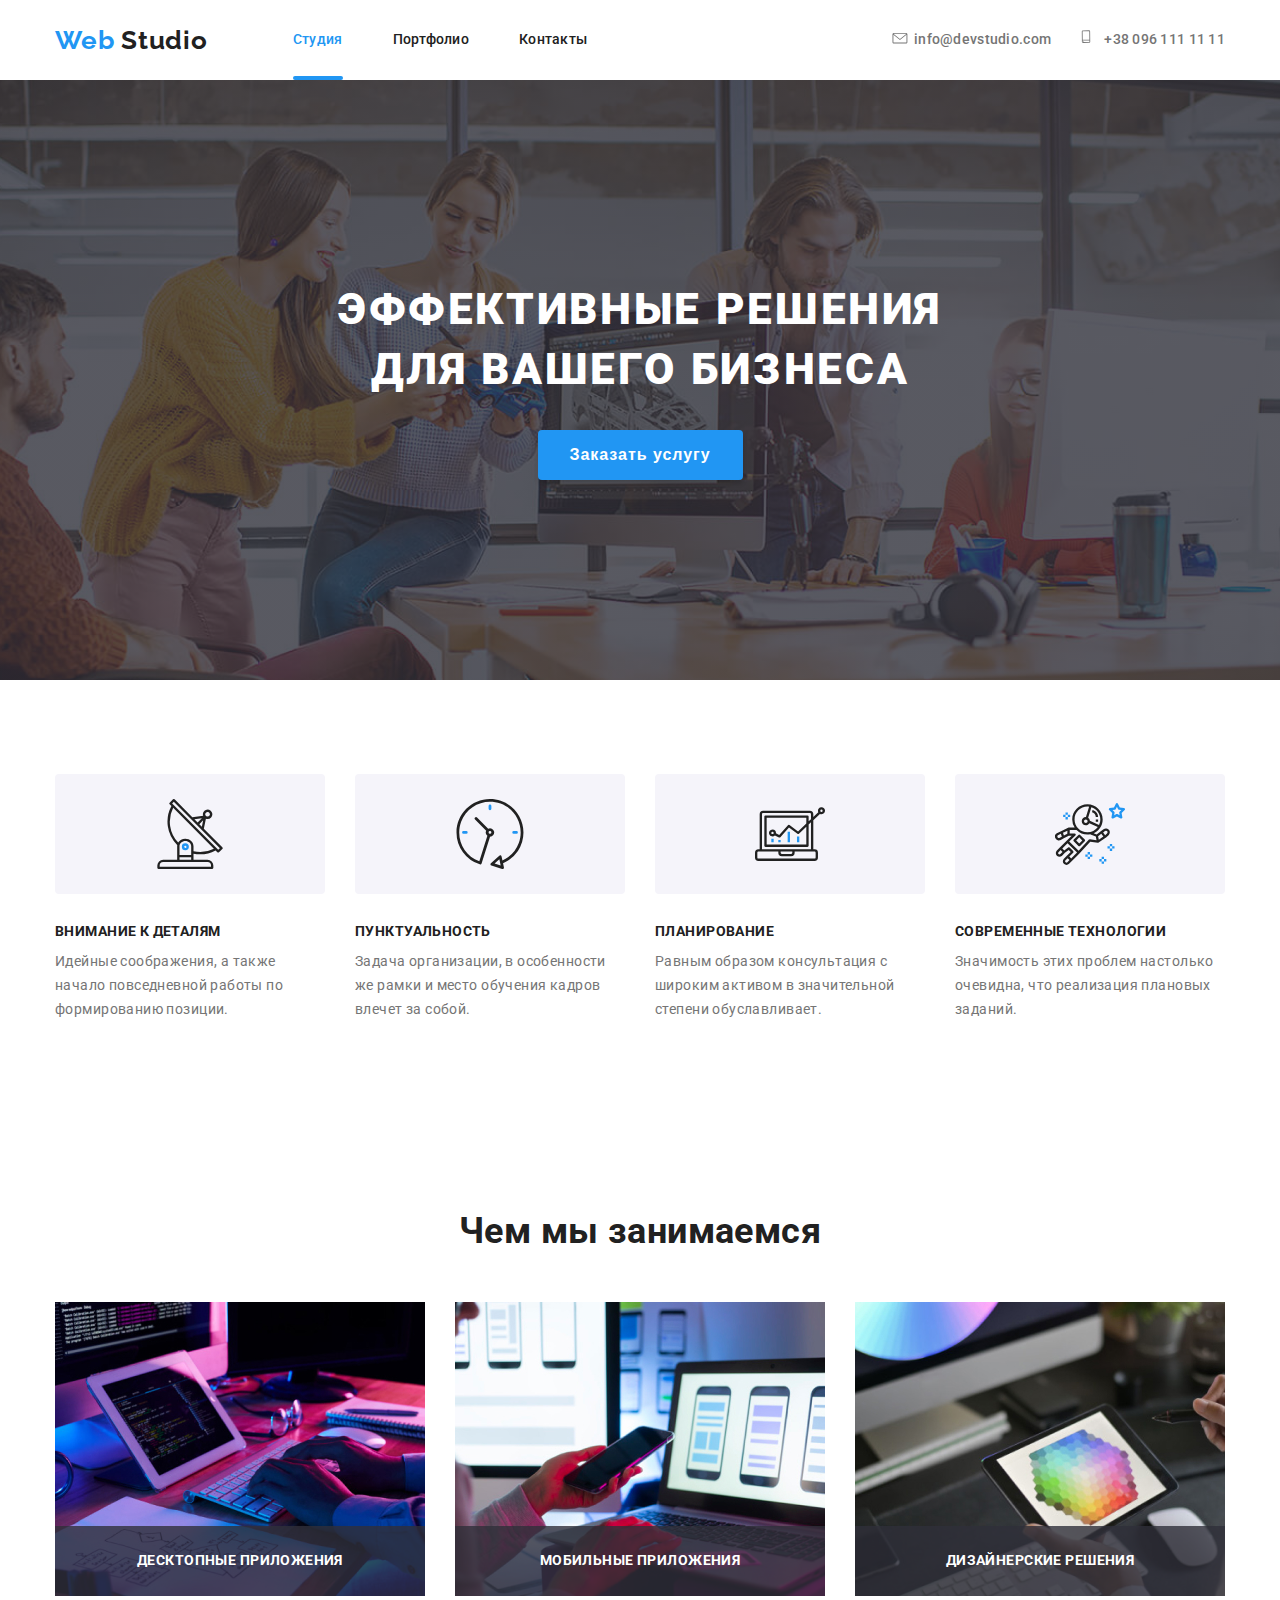
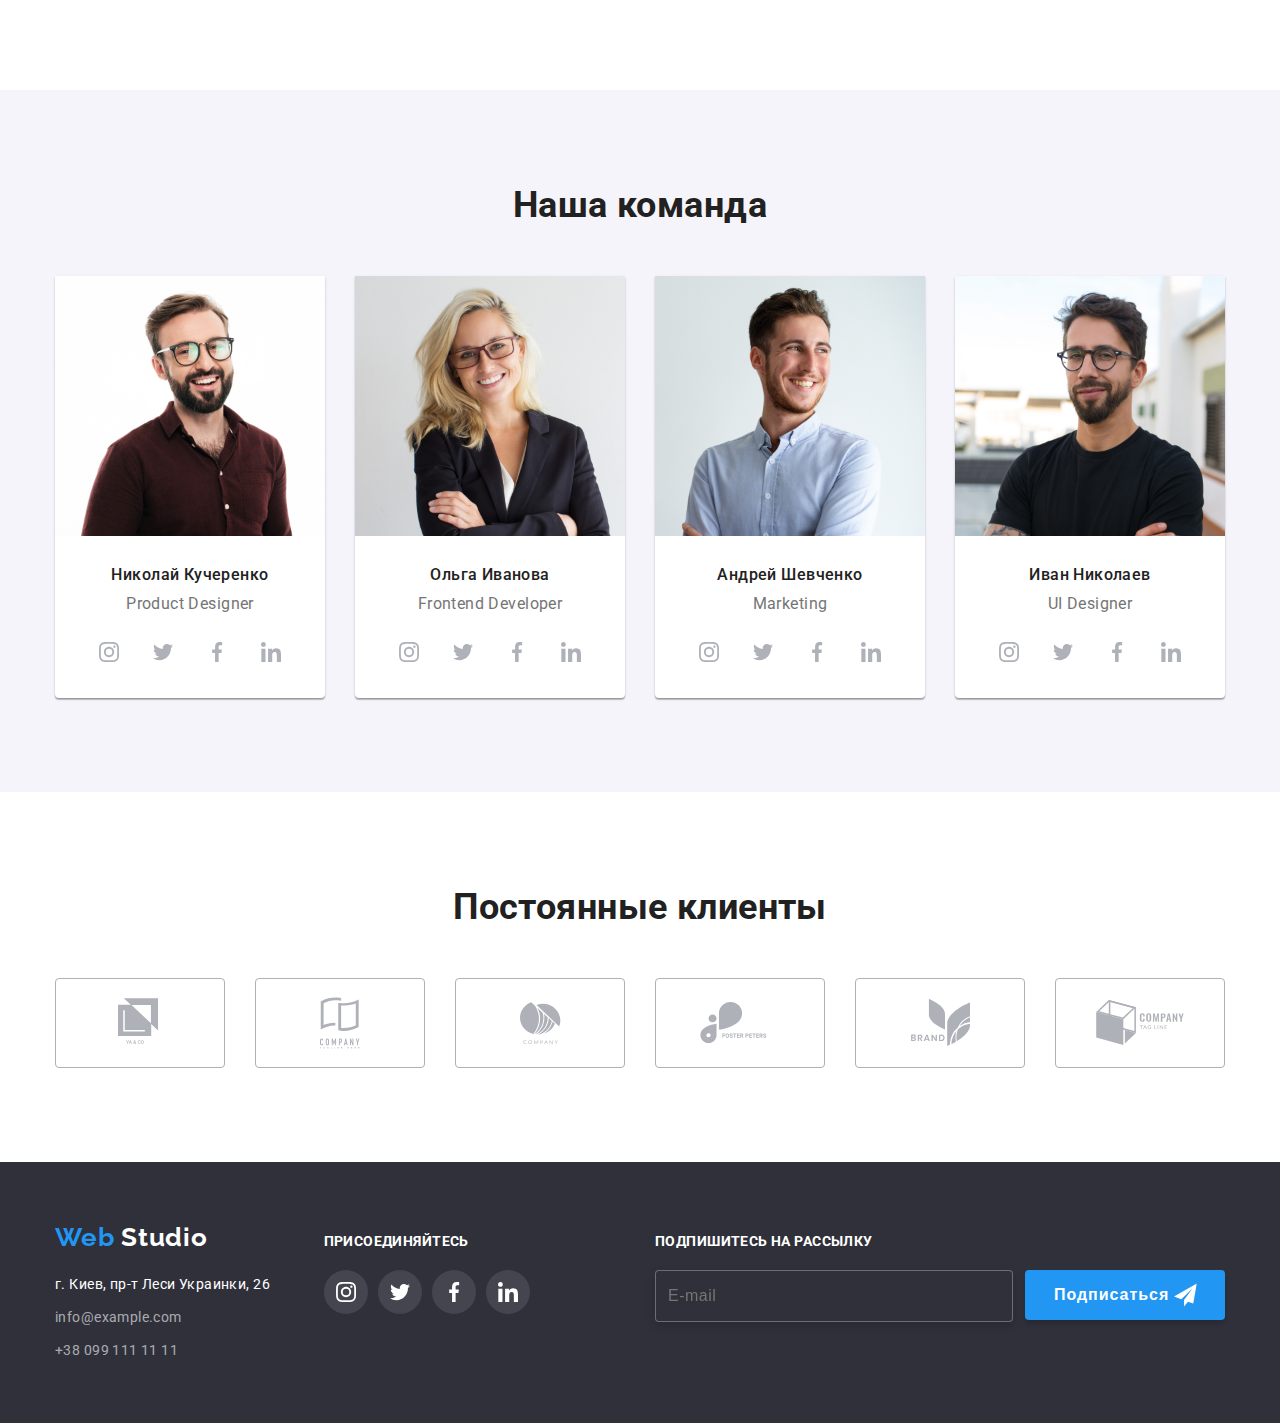
<file: index.html>
<!DOCTYPE html>
<html lang="ru">
<head>
    <meta charset="UTF-8">
    <meta name="viewport" content="width=device-width, initial-scale=1.0">
    <title>Web Studio</title>
    <link href="https://fonts.googleapis.com/css2?family=Raleway:wght@700&family=Roboto:wght@400;500;700;900&display=swap" rel="stylesheet">
    <link rel="stylesheets" href="./css/normalize.css"/>
    <link rel="stylesheet" href="./css/style.css"/>

</head>
<body>
    
    <!--Верхняя линия-->
    <header>

        <div class="container main-nav">

        <nav class="navigation">
            <a href="./index.html" class="logo"><span class="logo-web">Web </span> Studio </a>
          <ul class="list site-nav">
              <li class="item"><a href="./index.html" class="menu-link active">Студия</a></li>
              <li class="item"><a href="./portfolio.html" class="menu-link">Портфолио</a></li>
              <li class="item"><a href="" class="menu-link">Контакты</a></li>
           </ul>
          </nav>

        <div class="contacts"> 
            <ul class="list contacts-nav"> 
                <li class="item mail">
                    
                    <a href="mailto:info@devstudio.com" class="menu-contacts"> 
                        <svg class="icon-envelope" width="16" height="11.2">
                            <use href="./images/sprite.svg#icon-envelope"></use>
                        </svg>
                        info@devstudio.com</a></li>
                 
                    <li class="item phone">
                   
                    <a href="tel:+380961111111" class="menu-contacts"> 
                        <svg class="icon-smartfon" width="10" height="14.94">
                            <use href="./images/sprite.svg#icon-smartphone"></use>
                        </svg>  
                        +38 096 111 11 11</a></li>
                </ul>
        </div> 
        
        </div> 

    </header>

    <main>
    <!--Шапка-->
    <section class="hero"> 
        <h1 class="hero-title"> Эффективные решения <br> для вашего бизнеса </h1>
        <!-- <a href="" class="btn" data-modal-open>Заказать услугу</a> -->
        <button class="btn-hero" data-modal-open> Заказать услугу </button>
        <div class="backdrop is-hidden" data-modal>
            <div class="modal">
                <div class="btn-close" data-modal-close>
                    <svg class="icon-close" width="18" height="18">
                        <use href="./images/sprite.svg#icon-close"></use>
                    </svg>
                </div> 
                <h2 class="modal-title">Оставьте свои данные, мы вам перезвоним</h2> 
            
                <form class="modal-form" autocomplete="off"> 

            <div class="modal-form-field">
                <label class="modal-form-label" for="name">Имя</label>
                <input class="modal-form-input" type="text" name="name" id="name" placeholder=" " autofocus/> 
                <span class="modal-icon"> 
                <svg  width="12" height="12">
                    <use href="./images/sprite07.svg#icon-person"></use>
                </svg>
              </span>

            </div>

            <div class="modal-form-field"> 
                <label class="modal-form-label" for="tel">Телефон</label>
                <input class="modal-form-input" type ="tel" name="telephone" id="tel" placeholder=" " autofocus/> 
                <span class="modal-icon"> 
                    <svg  width="13" height="13">
                        <use href="./images/sprite07.svg#icon-phone"></use>
                    </svg>
                </span>
            </div>

            <div class="modal-form-field"> 
                <label class="modal-form-label" for="email">Почта</label> 
                <input class="modal-form-input" type ="email" name="email" id="email" placeholder=" " autofocus/> 
                <span class="modal-icon"> 
                    <svg  width="15" height="12">
                        <use href="./images/sprite07.svg#icon-email-black"></use>
                    </svg>
                </span>
            </div>
            <div class="modal-form-comment"> 
                <label for="modal-form-label" for="text">Комментарий</label> 
                <textarea name="comment" id="comment" rows="8" placeholder="Введите текст"></textarea>
            </div>

            <div> 
            <label class="checkbox-label"> 
                <input class="checkbox" type ="checkbox" name="checkbox" value="policy"/> 
                <span class="icon-checkbox"></span>
                <span class="label">Соглашаюсь с рассылкой и принимаю <a class="policy-text" href>Условия договора</a> </span>
            </label>  
            </div>

            <button class="btn-submit" type="submit">Отправить</button>

            </form>
            </div>

        


        </div>
    </section>

    <!--Особенности-->
    <section class="features">
    <div class="container section">  
      <h2 hidden class="features-title">Особенности</h2>
        <ul class="list features-list">
            <li class="item list-item">
                <div class="bacground">
                <svg class="icon-antenna" width="70" height="70">
                    <use href="./images/sprite.svg#icon-antenna"></use>
                </svg>
                </div> 
                <h3 class="features-subtitle">Внимание к деталям</h3>
                <p class="features-description"> 
                    Идейные соображения, а также начало повседневной работы по 
                    формированию позиции.
                </p>
            </li>
            <li class="item list-item icon-clock"> 
                <div class="bacground"> 
                    <svg class="icon-clock" width="70" height="70">
                        <use href="./images/sprite.svg#icon-clock"></use>
                    </svg>
                </div>
                <h3 class="features-subtitle">Пунктуальность</h3>
                <p class="features-description"> 
                    Задача организации, в особенности же рамки и место обучения
                    кадров влечет за собой.
                </p>
            </li>
            <li class="item list-item icon-diagram"> 
                <div class="bacground"> 
                    <svg class="icon-diagram" width="70" height="70">
                        <use href="./images/sprite.svg#icon-diagram"></use>
                    </svg>
                </div>
                <h3 class="features-subtitle"> Планирование</h3>
                <p class="features-description"> 
                    Равным образом консультация с широким активом в значительной 
                    степени обуславливает.
                </p>
            </li>
            <li class="item list-item icon-astronaut">  
                <div class="bacground"> 
                    <svg class="icon-astronaut" width="70" height="70">
                        <use href="./images/sprite.svg#icon-astronaut"></use>
                    </svg>
                </div>
                <h3 class="features-subtitle"> Современные технологии</h3>
                <p class="features-description"> 
                    Значимость этих проблем настолько очевидна, 
                    что реализация плановых заданий.
                </p>
            </li>
        </ul>
    </div>
    </section>
    
    <!--Чем мы занимаемся-->
    <section class="work">
    <div class="container section"> 
        <h2 class="work-title">Чем мы занимаемся</h2>
        <ul class="list work-list">
            <li class="item">
                <img src="./images/img.jpg" alt="desktop app" width="370"/> 
              <h3 class="work-description">Десктопные приложения</h3>
            </li>
            <li class="item">
                <img src="./images/box2.jpg" alt="mobile app" width="370"/>
                <h3 class="work-description">Мобильные приложения</h3>
            </li>
            <li class="item">
                <img src="./images/box3.jpg" alt="design solutions" width="370"/>
                <h3 class="work-description">Дизайнерские решения</h3>
            </li>
        </ul>
    </div>
    </section>

    <!--Наша команда-->

    <section class="about-us"> 
    <div class="container section">
        <h2 class="about-us-title">Наша команда</h2>    
          <ul class="list about-us-list"> 
            <li class="item"> 
              <img src="./images/card1.jpg" class="about-us-picture" alt="Nicolay Kurchenko фотография" width="270"/> 
              <h4 class="about-us-subtitle">Николай Кучеренко</h4>
              <p class="about-us-description">Product Designer</p>

              <ul class="list about-us-sm"> 

                  <li class="item-sm"><a href="" class="link-icon" aria-label="ссылка на Instagram">
                    <svg class="icon" width="20" height="20">
                        <use href="./images/sprite.svg#icon-instagram"></use>
                    </svg>
                  </a>
                </li>

                  <li class="item-sm"><a href="" class="link-icon" aria-label="ссылка на Twitter">
                    <svg class="icon" width="20" height="20">
                        <use href="./images/sprite.svg#icon-twitter"></use>
                    </svg>
                  </a>
                </li>

                  <li class="item-sm"><a href="" class="link-icon" aria-label="ссылка на Facebook">
                    <svg class="icon" width="20" height="20">
                        <use href="./images/sprite.svg#icon-facebook"></use>
                    </svg>
                  </a>
                </li>

                  <li class="item-sm"><a href="" class="link-icon" aria-label="ссылка на Linkedin">
                    <svg class="icon" width="20" height="20">
                        <use href="./images/sprite.svg#icon-linkedin"></use>
                    </svg>
                  </a>
                </li>

              </ul>
            </li>

            <li class="item">
              <img src="./images/card2.jpg" class="about-us-picture" alt="Olga Ivanova фотография" width="270"/> 
              <h4 class="about-us-subtitle"> Ольга Иванова</h4>
              <p class="about-us-description">Frontend Developer</p>

              <ul class="list about-us-sm"> 

                <li class="item-sm"><a href="" class="link-icon" aria-label="ссылка на Instagram">
                    <svg class="icon" width="20" height="20">
                        <use href="./images/sprite.svg#icon-instagram"></use>
                    </svg>
                </a>
                </li>

                <li class="item-sm"><a href="" class="link-icon" aria-label="ссылка на Twitter"> 
                    <svg class="icon" width="20" height="20">
                        <use href="./images/sprite.svg#icon-twitter"></use>
                    </svg>
                </a>
                </li>

                <li class="item-sm"><a href="" class="link-icon" aria-label="ссылка на Facebook"> 
                    <svg class="icon" width="20" height="20">
                        <use href="./images/sprite.svg#icon-facebook"></use>
                    </svg>
                </a>
                </li>

                <li class="item-sm"><a href="" class="link-icon" aria-label="ссылка на Linkedin"> 
                    <svg class="icon" width="20" height="20">
                        <use href="./images/sprite.svg#icon-linkedin"></use>
                    </svg>
                </a>
                </li>

              </ul>
            </li>

            <li class="item"> 
              <img src="./images/card3.jpg" class="about-us-picture" alt="Andrey Shevchenko фотография" width="270"/> 
              <h4 class="about-us-subtitle">Андрей Шевченко</h4>
              <p class= "about-us-description">Marketing</p>

            <ul class="list about-us-sm"> 

            <li class="item-sm"><a href="" class="link-icon" aria-label="ссылка на Instagram"> 
                <svg class="icon" width="20" height="20">
                    <use href="./images/sprite.svg#icon-instagram"></use>
                </svg>
            </a>
            </li>

            <li class="item-sm"><a href="" class="link-icon" aria-label="ссылка на Twitter">
                <svg class="icon" width="20" height="20">
                    <use href="./images/sprite.svg#icon-twitter"></use>
                </svg>
            </a>
            </li>

            <li class="item-sm"><a href="" class="link-icon" aria-label="ссылка на Facebook"> 
                <svg class="icon" width="20" height="20">
                    <use href="./images/sprite.svg#icon-facebook"></use>
                </svg>
            </a>
            </li>

            <li class="item-sm"><a href="" class="link-icon" aria-label="ссылка на Linkedin"> 
                <svg class="icon" width="20" height="20">
                    <use href="./images/sprite.svg#icon-linkedin"></use>
                </svg>
            </a>
            </li>

            </ul>
            </li>

            <li class="item">
              <img src="./images/card4.jpg" class="about-us-picture" alt="Ivan Nikolaev фотография" width="270"/> 
              <h4 class="about-us-subtitle">Иван Николаев</h4>
              <p class="about-us-description">UI Designer</p>

            <ul class="list about-us-sm"> 

            <li class="item-sm"><a href="" class="link-icon" aria-label="ссылка на Instagram"> 
                <svg class="icon" width="20" height="20">
                    <use href="./images/sprite.svg#icon-instagram2"></use>
                </svg>
            </a>
            </li>

            <li class="item-sm"><a href="" class="link-icon" aria-label="ссылка на Twitter"> 
                <svg class="icon" width="20" height="20">
                    <use href="./images/sprite.svg#icon-twitter"></use>
                </svg>
            </a>
            </li>

            <li class="item-sm"><a href="" class="link-icon" aria-label="ссылка на Facebook"> 
                <svg class="icon" width="20" height="20">
                    <use href="./images/sprite.svg#icon-facebook"></use>
                </svg>
            </a>
            </li>

            <li class="item-sm"><a href="" class="link-icon" aria-label="ссылка на Linkedin"> 
                <svg class="icon" width="20" height="20">
                    <use href="./images/sprite.svg#icon-linkedin"></use>
                </svg>
            </a>
            </li>

            </ul>
            </li>

          </ul>
    </div>
    </section>

    <!--Постоянные клиенты-->
    <section class="clients">
    <div class="container section"> 
        <h2 class="clients-title">Постоянные клиенты</h2>
        <ul class="list client-list">

            <li class="clients-border"><a href="" class="clients-link"> 
                <svg class="icon-logo" width="44.27" height="49.23">
                    <use href="./images/sprite.svg#icon-logo-one"></use>
                </svg>
            </a>
            </li> 

            <li class="clients-border"><a href="" class="clients-link"> 
                <svg class="icon-logo" width="40" height="52">
                    <use href="./images/sprite.svg#icon-logo-two"></use>
                </svg>
            </a>
            </li> 

            <li class="clients-border"><a href="" class="clients-link"> 
                <svg class="icon-logo" width="41" height="42.6">
                    <use href="./images/sprite.svg#icon-logo-three"></use>
                </svg>
            </a>
            </li> 

            <li class="clients-border"><a href="" class="clients-link"> 
                <svg class="icon-logo" width="79.66" height="42.02">
                    <use href="./images/sprite.svg#icon-logo-four"></use>
                </svg>
            </a>
            </li> 

            <li class="clients-border"><a href="" class="clients-link"> 
                <svg class="icon-logo" width="59" height="47">
                    <use href="./images/sprite.svg#icon-logo-five"></use>
                </svg>
            </a>
            </li> 

            <li class="clients-border"><a href="" class="clients-link"> 
                <svg class="icon-logo" width="88.48" height="45.44">
                    <use href="./images/sprite.svg#icon-logo-six"></use>
                </svg>
            </a>
            </li> 

        </ul>
    </div> 
    </section>
    </main>



    <!--Подвал-->

    <footer class=bg>
    
    <div class="container footer">

      <div class="footer-log-address">
        <a href="./index.html" class="logo-footer"><span class="logo-web">Web </span> Studio </a>
        <address class="address">
         <p class="footer-address">г. Киев, пр-т Леси Украинки, 26
         <a href="mailto:info@example.com" class="footer-address-contacts">info@example.com</a>
         <a href="tel:+380991111111" class="footer-address-contacts"> +38 099 111 11 11</a></p>
        </address>
      </div>
   
      <div class="footer-sm">
          <b class="footer-c2a">присоединяйтесь</b>
          <ul class="list footer-social">
            <li class="item-sm"><a href="" class="sm-link" aria-label="ссылка на Instagram"> 
                <svg class="icon-footer" width="20" height="20">
                    <use href="./images/sprite.svg#icon-instagram2"></use>
                </svg>
            </a>
            <li class="item-sm"><a href="" class="sm-link" aria-label="ссылка на Twitter"> 
                <svg class="icon-footer" width="20" height="20">
                    <use href="./images/sprite.svg#icon-twitter2"></use>
                </svg>
            </a>
            </li>
            <li class="item-sm"><a href="" class="sm-link" aria-label="ссылка на Facebook"> 
                <svg class="icon-footer" width="20" height="20">
                    <use href="./images/sprite.svg#icon-facebook2"></use>
                </svg>
            </a>
            </li>
            <li class="item-sm"><a href="" class="sm-link" aria-label="ссылка на Linkedin"> 
                <svg class="icon-footer" width="20" height="20">
                    <use href="./images/sprite.svg#icon-linkedin2"></use>
                </svg>
            </a>
            </li>
          </ul>
      </div>
        
      <div class="footer-newsletter">

        <b class="footer-c2a">Подпишитесь на рассылку</b>

        <form class="form"> 

        <div class="form-field"> 
        <!-- <label class="form-label" for="e-mail"></label> -->
        <input type ="email" name="email" id="email" placeholder="E-mail" autofocus/>  
        </div>

        <button class="btn-footer" type="submit">Подписаться
            <svg class="icon-send" width="24" height="24">
                <use href="./images/sprite.svg#icon-icon-send"></use>
            </svg>
        </button>

        </form>
    

    </div>

    </footer>

    <script src="./js/modal.js"></script>

</body>

</html>
</file>
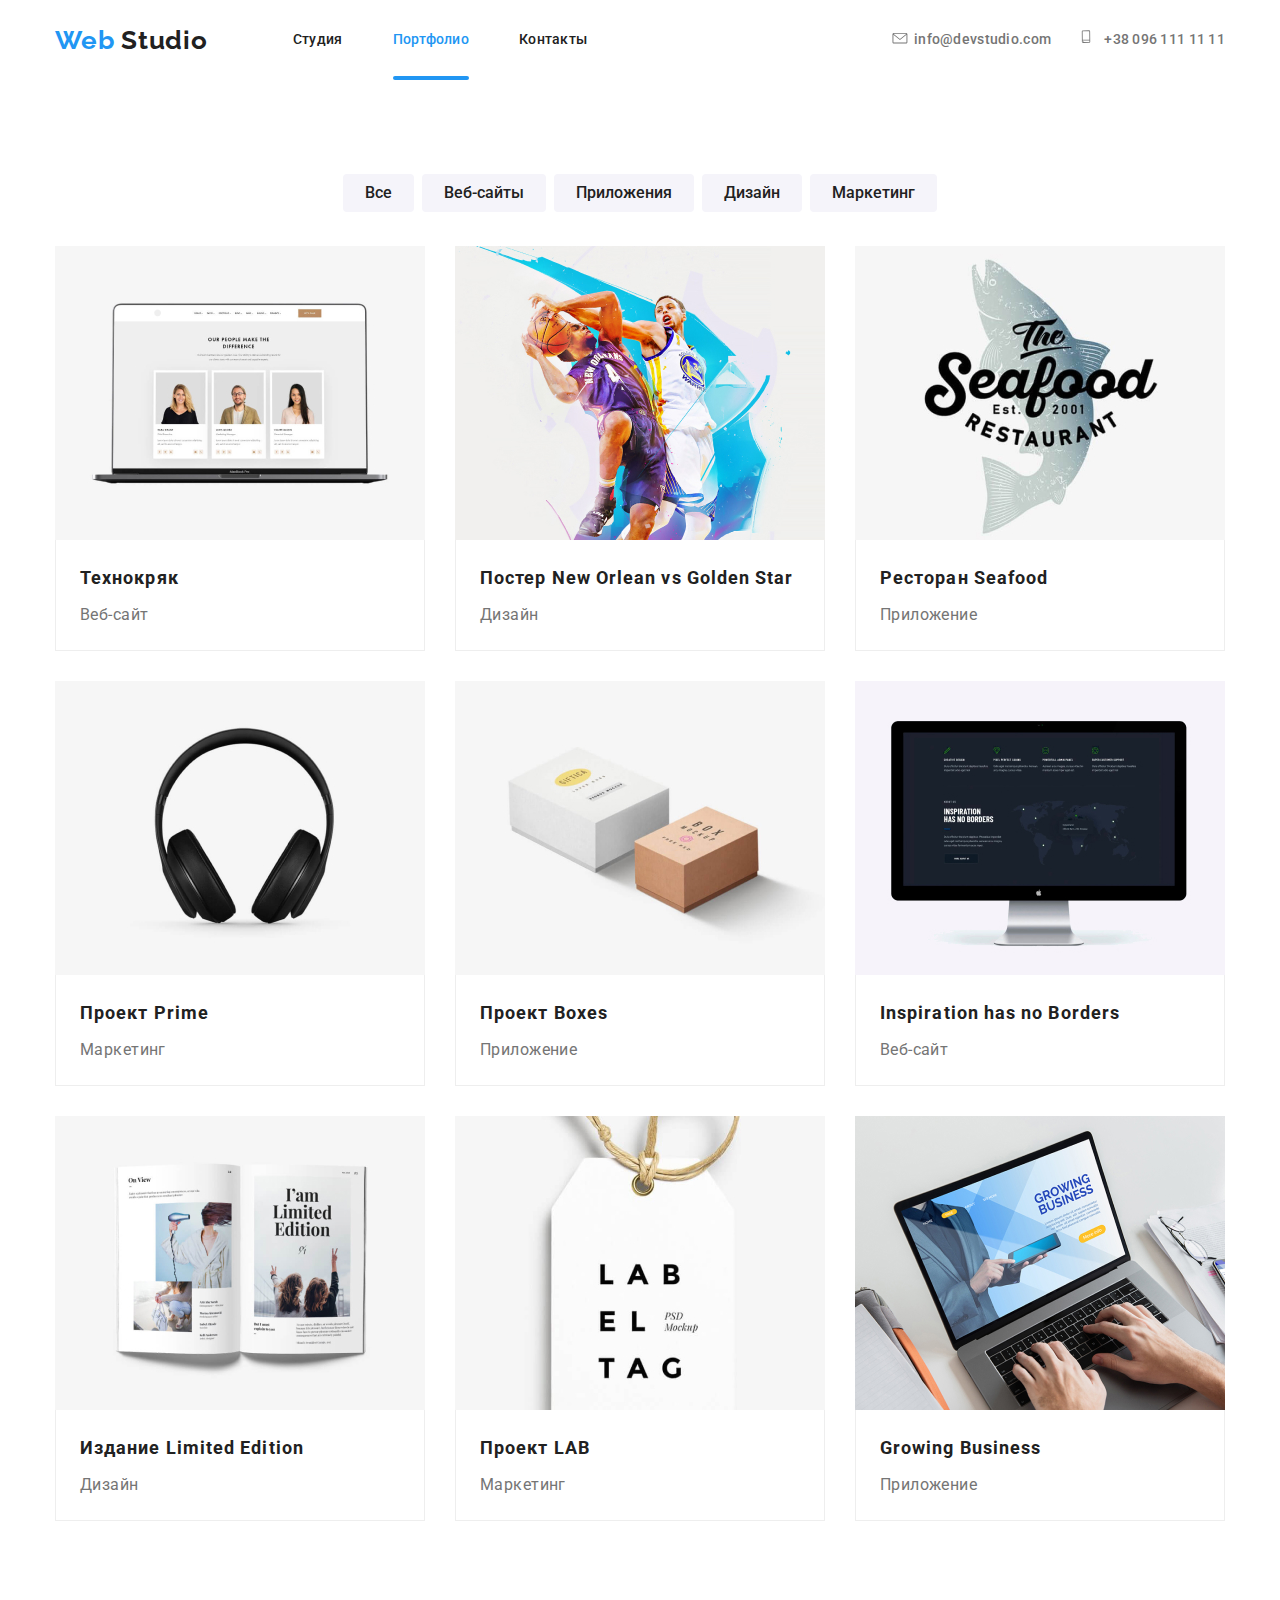
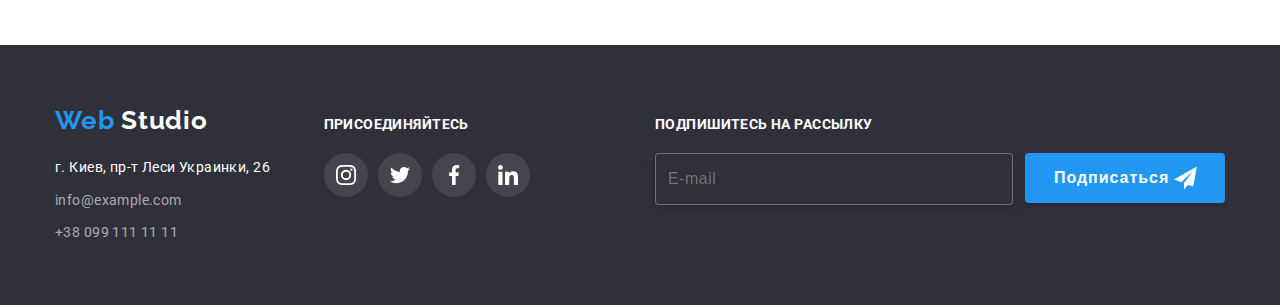
<file: portfolio.html>
<!DOCTYPE html>
<html lang="ru">
<head>
    <meta charset="UTF-8">
    <meta name="viewport" content="width=device-width, initial-scale=1.0">
    <title>Web Studio</title>
    <link href="https://fonts.googleapis.com/css2?family=Raleway:wght@700&family=Roboto:wght@400;500;700;900&display=swap" rel="stylesheet">
    <link rel="stylesheets" href="./css/normalize.css"/>
    <link rel="stylesheet" href="./css/style.css"/>

</head>
<body>
    
    <!--Верхняя линия-->
    <header>

        <div class="container main-nav">

        <nav class="navigation">
            <a href="./index.html" class="logo"><span class="logo-web">Web </span> Studio </a>
          <ul class="list site-nav">
              <li class="item"><a href="./index.html" class="menu-link">Студия</a></li>
              <li class="item"><a href="./portfolio.html" class="menu-link active">Портфолио</a></li>
              <li class="item"><a href="" class="menu-link">Контакты</a></li>
           </ul>
          </nav>

        <div class="contacts"> 
            <ul class="list contacts-nav"> 
                <li class="item mail">
                    
                    <a href="mailto:info@devstudio.com" class="menu-contacts"> 
                        <svg class="icon-envelope" width="16" height="11.2">
                            <use href="./images/sprite.svg#icon-envelope"></use>
                        </svg>
                        info@devstudio.com</a></li>
                 
                    <li class="item phone">
                   
                    <a href="tel:+380961111111" class="menu-contacts"> 
                        <svg class="icon-smartfon" width="10" height="14.94">
                            <use href="./images/sprite.svg#icon-smartphone"></use>
                        </svg>  
                        +38 096 111 11 11</a></li>
                </ul>
        </div> 
        
        </div> 

    </header>

    <main>
        <section>
            <div class="container section">
            <h1 hidden>Портфолио</h1>
                <ul class="list portfolio-filters">
                    <li class="item"><button type="button" class="portfolio-filters-link">Все</button></li>
                    <li class="item"><button type="button" class="portfolio-filters-link">Веб-сайты</button></li>
                    <li class="item"><button type="button" class="portfolio-filters-link">Приложения</button></li>
                    <li class="item"><button type="button" class="portfolio-filters-link">Дизайн</button></li>
                    <li class="item"><button type="button" class="portfolio-filters-link">Маркетинг</button></li>
                </ul>
            <ul class="list portfolio-projects"> 
                <li class="item">   
                    <a href="" class="portfolio-link">
                    <div class="portfolio-thumb"> 
                        <img src="./images/project-1.jpg"  alt="пример работ" width="370"/>
                    <div class="portfolio-overlay">
                        <div class="portfolio-description"> <p> Технокряк это современная площадка распространения коронавируса. 
                                Компании используют эту платформу для цифрового шпионажа и атак на защищённые 
                                сервера конкурентов.</p>
                        </div> 
                    </div>
                    </div>
                        <div class="border">
                        <h2 class="portfolio-title">Технокряк</h2>
                    <p class="portfolio-subtitle">Веб-сайт</p>
                        </div>
                    </a> 
                </li>
                <li class="item"><a href=""class="portfolio-link">
                    <div class="portfolio-thumb"> 
                    <img src="./images/project-2.jpg"  alt="пример работ" width="370"/>
                    <div class="portfolio-overlay"> 
                    <div class="portfolio-description"> <p> Технокряк это современная площадка распространения коронавируса. 
                        Компании используют эту платформу для цифрового шпионажа и атак на защищённые 
                        сервера конкурентов.</p>
                    </div> 
                    </div>
                    </div>
                    <div class="border">  
                    <h2 class="portfolio-title">Постер New Orlean vs Golden Star</h2>
                    <p class="portfolio-subtitle">Дизайн</p>
                    </div>
                    </a> 
                </li>
                <li class="item"><a href=""class="portfolio-link">
                    <div class="portfolio-thumb"> 
                    <img src="./images/project-3.jpg"  alt="пример работ" width="370"/> 
                    <div class="portfolio-overlay"> 
                    <div class="portfolio-description"> <p> Технокряк это современная площадка распространения коронавируса. 
                        Компании используют эту платформу для цифрового шпионажа и атак на защищённые 
                        сервера конкурентов.</p>
                    </div> 
                    </div>
                    </div>
                    <div class="border"> 
                    <h2 class="portfolio-title">Ресторан Seafood</h2>
                    <p class="portfolio-subtitle">Приложение</p>
                    </div>
                    </a>
                </li>
                <li class="item"><a href=""class="portfolio-link">
                    <div class="portfolio-thumb"> 
                    <img src="./images/project-4.jpg"  alt="пример работ" width="370"/>
                    <div class="portfolio-overlay"> 
                    <div class="portfolio-description"> <p> Технокряк это современная площадка распространения коронавируса. 
                        Компании используют эту платформу для цифрового шпионажа и атак на защищённые 
                        сервера конкурентов.</p>
                    </div> 
                    </div>
                    </div>
                    <div class="border"> 
                    <h2 class="portfolio-title">Проект Prime</h2>
                    <p class="portfolio-subtitle">Маркетинг</p>
                    </div>
                    </a>
                </li>
                <li class="item"><a href=""class="portfolio-link">
                    <div class="portfolio-thumb"> 
                    <img src="./images/project-5.jpg"  alt="пример работ" width="370"/>
                    <div class="portfolio-overlay"> 
                    <div class="portfolio-description"> <p> Технокряк это современная площадка распространения коронавируса. 
                        Компании используют эту платформу для цифрового шпионажа и атак на защищённые 
                        сервера конкурентов.</p>
                    </div> 
                    </div>
                    </div>
                    <div class="border"> 
                    <h2 class="portfolio-title">Проект Boxes</h2>
                    <p class="portfolio-subtitle">Приложение</p>
                    </div>
                    </a>
                </li>
                <li class="item"><a href=""class="portfolio-link">
                    <div class="portfolio-thumb"> 
                    <img src="./images/project-6.jpg" alt="пример работ" width="370" />   
                    <div class="portfolio-overlay"> 
                    <div class="portfolio-description"> <p> Технокряк это современная площадка распространения коронавируса. 
                        Компании используют эту платформу для цифрового шпионажа и атак на защищённые 
                        сервера конкурентов.</p>
                    </div> 
                    </div>
                    </div>
                    <div class="border"> 
                    <h2 class="portfolio-title">Inspiration has no Borders</h2>
                    <p class="portfolio-subtitle">Веб-сайт</p>
                    </div>
                    </a>
                </li>
                <li class="item"><a href=""class="portfolio-link">
                    <div class="portfolio-thumb">
                    <img src="./images/project-7.jpg" alt="пример работ" width="370" />
                    <div class="portfolio-overlay"> 
                    <div class="portfolio-description"> <p> Технокряк это современная площадка распространения коронавируса. 
                        Компании используют эту платформу для цифрового шпионажа и атак на защищённые 
                        сервера конкурентов.</p>
                    </div> 
                    </div>
                    </div>
                    <div class="border"> 
                    <h2 class="portfolio-title">Издание Limited Edition</h2>
                    <p class="portfolio-subtitle">Дизайн</p>
                    </div>
                    </a>
                </li>
                <li class="item"><a href=""class="portfolio-link">
                    <div class="portfolio-thumb"> 
                    <img src="./images/project-8.jpg" alt="пример работ" width="370" />
                    <div class="portfolio-overlay"> 
                    <div class="portfolio-description"> <p> Технокряк это современная площадка распространения коронавируса. 
                        Компании используют эту платформу для цифрового шпионажа и атак на защищённые 
                        сервера конкурентов.</p>
                    </div> 
                    </div>
                    </div>
                    <div class="border"> 
                    <h2 class="portfolio-title">Проект LAB</h2>
                    <p class="portfolio-subtitle">Маркетинг</p>
                    </div>
                    </a> 
                </li>
                <li class="item"><a href=""class="portfolio-link">
                    <div class="portfolio-thumb"> 
                    <img src="./images/project-9.jpg" alt="пример работ" width="370" />
                    <div class="portfolio-overlay"> 
                    <div class="portfolio-description"> <p> Технокряк это современная площадка распространения коронавируса. 
                        Компании используют эту платформу для цифрового шпионажа и атак на защищённые 
                        сервера конкурентов.</p>
                    </div> 
                    </div>
                    </div>
                    <div class="border"> 
                    <h2 class="portfolio-title">Growing Business</h2>
                    <p class="portfolio-subtitle">Приложение</p>
                    </div>
                    </a>
                </li>  
            </ul>
        </div>
        </section>
    </main>

     <!--Подвал-->

     <footer class=bg>
    
        <div class="container footer">
    
          <div class="footer-log-address">
            <a href="./index.html" class="logo-footer"><span class="logo-web">Web </span> Studio </a>
            <address class="address">
             <p class="footer-address">г. Киев, пр-т Леси Украинки, 26
             <a href="mailto:info@example.com" class="footer-address-contacts">info@example.com</a>
             <a href="tel:+380991111111" class="footer-address-contacts"> +38 099 111 11 11</a></p>
            </address>
          </div>
       
          <div class="footer-sm">
              <b class="footer-c2a">присоединяйтесь</b>
              <ul class="list footer-social">
                <li class="item-sm"><a href="" class="sm-link" aria-label="ссылка на Instagram"> 
                    <svg class="icon-footer" width="20" height="20">
                        <use href="./images/sprite.svg#icon-instagram2"></use>
                    </svg>
                </a>
                <li class="item-sm"><a href="" class="sm-link" aria-label="ссылка на Twitter"> 
                    <svg class="icon-footer" width="20" height="20">
                        <use href="./images/sprite.svg#icon-twitter2"></use>
                    </svg>
                </a>
                </li>
                <li class="item-sm"><a href="" class="sm-link" aria-label="ссылка на Facebook"> 
                    <svg class="icon-footer" width="20" height="20">
                        <use href="./images/sprite.svg#icon-facebook2"></use>
                    </svg>
                </a>
                </li>
                <li class="item-sm"><a href="" class="sm-link" aria-label="ссылка на Linkedin"> 
                    <svg class="icon-footer" width="20" height="20">
                        <use href="./images/sprite.svg#icon-linkedin2"></use>
                    </svg>
                </a>
                </li>
              </ul>
          </div>
            
          <div class="footer-newsletter">
    
            <b class="footer-c2a">Подпишитесь на рассылку</b>
    
            <form class="form"> 
    
            <div class="form-field"> 
            <!-- <label class="form-label" for="e-mail"></label> -->
            <input type ="email" name="email" id="email" placeholder="E-mail" autofocus/>  
            </div>
    
            <button class="btn-footer" type="submit">Подписаться
                <svg class="icon-send" width="24" height="24">
                    <use href="./images/sprite.svg#icon-icon-send"></use>
                </svg>
            </button>
    
            </form>
        
    
        </div>
    
        </footer>
    
        <script src="./js/modal.js"></script>
    
    

</body>
</html>
</file>
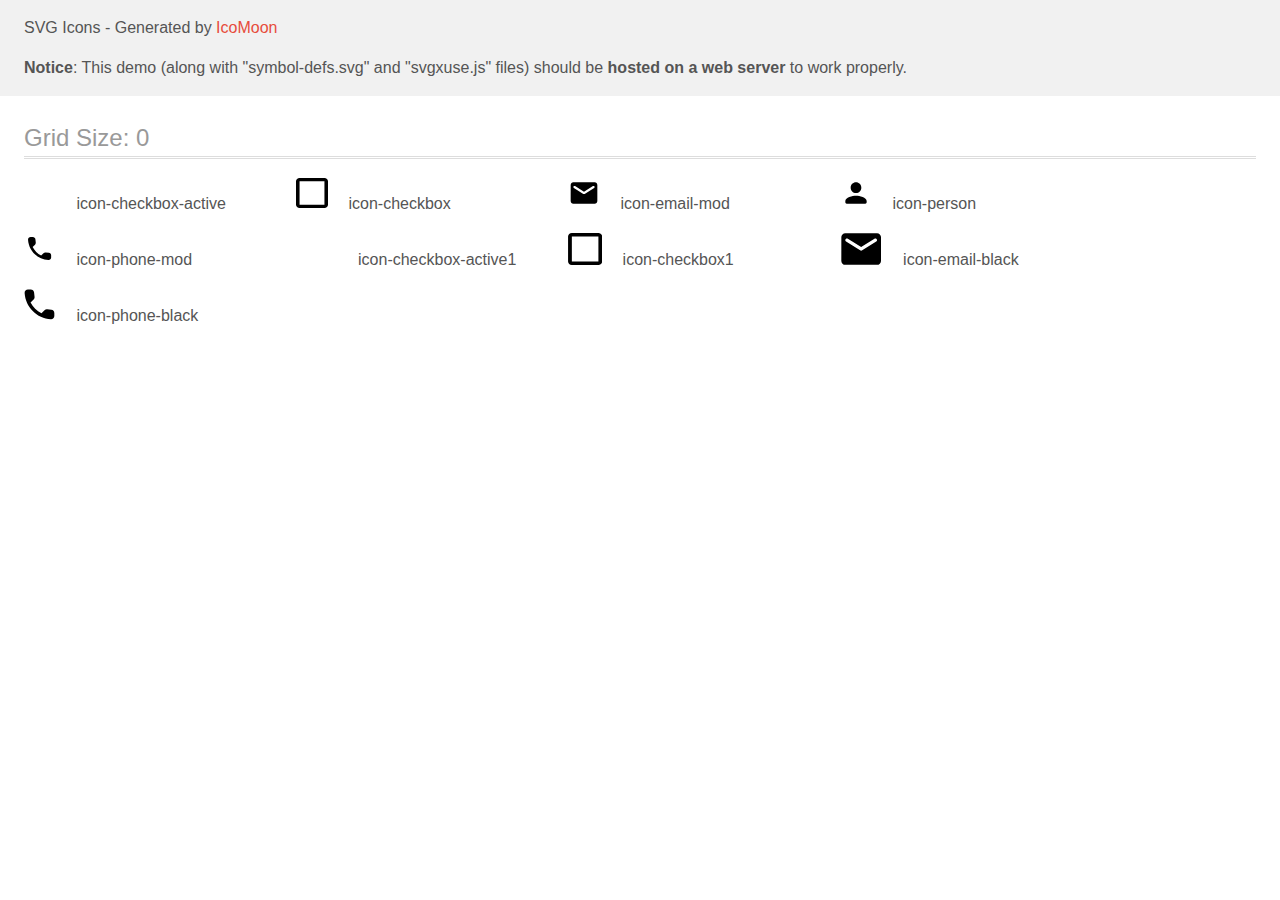
<file: svg/icomoon/demo-external-svg.html>
<!doctype html>
<html>
<head>
    <title>IcoMoon - SVG Icons</title>
    <meta charset="utf-8">
    <meta name="viewport" content="width=device-width, initial-scale=1">
    <link rel="stylesheet" href="demo-files/demo.css">
    <link rel="stylesheet" href="style.css">
</head>
<body>
<header class="bgc1 clearfix">
<div class="mhl">
    <p>SVG Icons - Generated by <a href="https://icomoon.io/app">IcoMoon</a></p><p><strong>Notice</strong>: This demo (along with "symbol-defs.svg" and "svgxuse.js" files) should be <b>hosted on a web server</b> to work properly.</p>
</div>
</header>
    <div class="clearfix mhl ptl">
        <h1 class="mvm mtn fgc1">Grid Size: 0</h1>
        <div class="glyph fs1">
            <div class="clearfix pbs">
                <svg class="icon icon-checkbox-active"><use xlink:href="symbol-defs.svg#icon-checkbox-active"></use></svg><span class="name"> icon-checkbox-active</span>
            </div>
        </div>
        <div class="glyph fs1">
            <div class="clearfix pbs">
                <svg class="icon icon-checkbox"><use xlink:href="symbol-defs.svg#icon-checkbox"></use></svg><span class="name"> icon-checkbox</span>
            </div>
        </div>
        <div class="glyph fs1">
            <div class="clearfix pbs">
                <svg class="icon icon-email-mod"><use xlink:href="symbol-defs.svg#icon-email-mod"></use></svg><span class="name"> icon-email-mod</span>
            </div>
        </div>
        <div class="glyph fs1">
            <div class="clearfix pbs">
                <svg class="icon icon-person"><use xlink:href="symbol-defs.svg#icon-person"></use></svg><span class="name"> icon-person</span>
            </div>
        </div>
        <div class="glyph fs1">
            <div class="clearfix pbs">
                <svg class="icon icon-phone-mod"><use xlink:href="symbol-defs.svg#icon-phone-mod"></use></svg><span class="name"> icon-phone-mod</span>
            </div>
        </div>
        <div class="glyph fs1">
            <div class="clearfix pbs">
                <svg class="icon icon-checkbox-active1"><use xlink:href="symbol-defs.svg#icon-checkbox-active1"></use></svg><span class="name"> icon-checkbox-active1</span>
            </div>
        </div>
        <div class="glyph fs1">
            <div class="clearfix pbs">
                <svg class="icon icon-checkbox1"><use xlink:href="symbol-defs.svg#icon-checkbox1"></use></svg><span class="name"> icon-checkbox1</span>
            </div>
        </div>
        <div class="glyph fs1">
            <div class="clearfix pbs">
                <svg class="icon icon-email-black"><use xlink:href="symbol-defs.svg#icon-email-black"></use></svg><span class="name"> icon-email-black</span>
            </div>
        </div>
        <div class="glyph fs1">
            <div class="clearfix pbs">
                <svg class="icon icon-phone-black"><use xlink:href="symbol-defs.svg#icon-phone-black"></use></svg><span class="name"> icon-phone-black</span>
            </div>
        </div>
  </div>
<script defer src="svgxuse.js"></script>
</body>
</html>
</file>
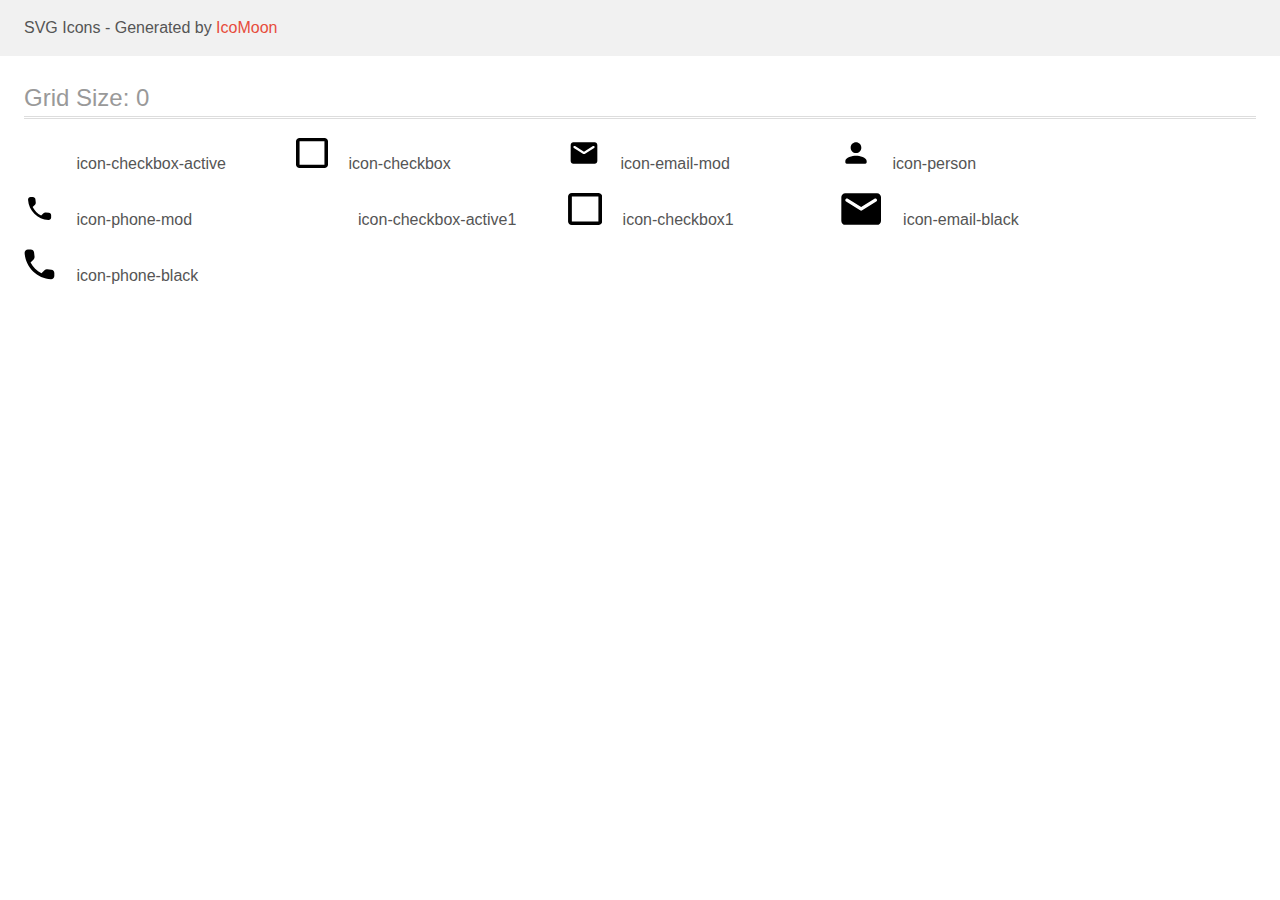
<file: svg/icomoon/demo.html>
<!doctype html>
<html>
<head>
    <title>IcoMoon - SVG Icons</title>
    <meta charset="utf-8">
    <meta name="viewport" content="width=device-width, initial-scale=1">
    <link rel="stylesheet" href="demo-files/demo.css">
    <link rel="stylesheet" href="style.css">
</head>
<body>
<svg aria-hidden="true" style="position: absolute; width: 0; height: 0; overflow: hidden;" version="1.1" xmlns="http://www.w3.org/2000/svg" xmlns:xlink="http://www.w3.org/1999/xlink">
<defs>
<symbol id="icon-checkbox-active" viewBox="0 0 32 32">
<path fill="#fff" style="fill: var(--color1, #fff); stroke: var(--color1, #fff)" stroke="#fff" stroke-linejoin="miter" stroke-linecap="butt" stroke-miterlimit="4" stroke-width="0.4" d="M7.914 16.503l-0.138-0.131-2.067 1.958 7.282 6.947 15.298-14.594-2.053-1.959-13.245 12.623-5.077-4.844z"></path>
</symbol>
<symbol id="icon-checkbox" viewBox="0 0 32 32">
<path d="M28.444 4.333v23.333h-24.889v-23.333h24.889zM28.444 1h-24.889c-1.956 0-3.556 1.5-3.556 3.333v23.333c0 1.833 1.6 3.333 3.556 3.333h24.889c1.956 0 3.556-1.5 3.556-3.333v-23.333c0-1.833-1.6-3.333-3.556-3.333z"></path>
</symbol>
<symbol id="icon-email-mod" viewBox="0 0 32 32">
<path d="M26.667 5.333h-21.333c-1.467 0-2.653 1.2-2.653 2.667l-0.013 16c0 1.467 1.2 2.667 2.667 2.667h21.333c1.467 0 2.667-1.2 2.667-2.667v-16c0-1.467-1.2-2.667-2.667-2.667zM26.133 11l-9.427 5.893c-0.427 0.267-0.987 0.267-1.413 0l-9.427-5.893c-0.333-0.213-0.533-0.573-0.533-0.96 0-0.893 0.973-1.427 1.733-0.96l8.933 5.587 8.933-5.587c0.76-0.467 1.733 0.067 1.733 0.96 0 0.387-0.2 0.747-0.533 0.96z"></path>
</symbol>
<symbol id="icon-person" viewBox="0 0 32 32">
<path d="M16 16c2.947 0 5.333-2.387 5.333-5.333s-2.387-5.333-5.333-5.333c-2.947 0-5.333 2.387-5.333 5.333s2.387 5.333 5.333 5.333zM16 18.667c-3.56 0-10.667 1.787-10.667 5.333v1.333c0 0.733 0.6 1.333 1.333 1.333h18.667c0.733 0 1.333-0.6 1.333-1.333v-1.333c0-3.547-7.107-5.333-10.667-5.333z"></path>
</symbol>
<symbol id="icon-phone-mod" viewBox="0 0 32 32">
<path d="M24.882 19.773l-3.268-0.373c-0.785-0.090-1.557 0.18-2.11 0.733l-2.367 2.367c-3.641-1.853-6.626-4.825-8.478-8.478l2.38-2.38c0.553-0.553 0.823-1.325 0.733-2.11l-0.373-3.242c-0.154-1.299-1.248-2.277-2.56-2.277h-2.226c-1.454 0-2.663 1.209-2.573 2.663 0.682 10.987 9.469 19.761 20.443 20.443 1.454 0.090 2.663-1.119 2.663-2.573v-2.226c0.013-1.3-0.965-2.393-2.264-2.547z"></path>
</symbol>
<symbol id="icon-checkbox-active1" viewBox="0 0 42 32">
<path fill="#fff" style="fill: var(--color1, #fff); stroke: var(--color1, #fff)" stroke="#fff" stroke-linejoin="miter" stroke-linecap="butt" stroke-miterlimit="4" stroke-width="0.64" d="M6.263 15.205l-0.22-0.21-3.307 3.132 11.651 11.114 24.477-23.351-3.285-3.134-21.192 20.197-8.124-7.75z"></path>
</symbol>
<symbol id="icon-checkbox1" viewBox="0 0 34 32">
<path d="M30.341 3.556v24.889h-26.548v-24.889h26.548zM30.341 0h-26.548c-2.086 0-3.793 1.6-3.793 3.556v24.889c0 1.956 1.707 3.556 3.793 3.556h26.548c2.086 0 3.793-1.6 3.793-3.556v-24.889c0-1.956-1.707-3.556-3.793-3.556z"></path>
</symbol>
<symbol id="icon-email-black" viewBox="0 0 43 32">
<path d="M37.333 0h-32c-2.2 0-3.98 1.8-3.98 4l-0.020 24c0 2.2 1.8 4 4 4h32c2.2 0 4-1.8 4-4v-24c0-2.2-1.8-4-4-4zM36.533 8.5l-14.14 8.84c-0.64 0.4-1.48 0.4-2.12 0l-14.14-8.84c-0.5-0.32-0.8-0.86-0.8-1.44 0-1.34 1.46-2.14 2.6-1.44l13.4 8.38 13.4-8.38c1.14-0.7 2.6 0.1 2.6 1.44 0 0.58-0.3 1.12-0.8 1.44z"></path>
</symbol>
<symbol id="icon-phone-black" viewBox="0 0 32 32">
<path d="M27.419 20.852l-4.201-0.48c-1.009-0.116-2.002 0.232-2.713 0.943l-3.044 3.044c-4.681-2.382-8.519-6.203-10.901-10.901l3.060-3.060c0.711-0.711 1.059-1.704 0.943-2.713l-0.48-4.168c-0.198-1.671-1.604-2.928-3.292-2.928h-2.862c-1.869 0-3.424 1.555-3.308 3.424 0.877 14.126 12.174 25.407 26.284 26.284 1.869 0.116 3.424-1.439 3.424-3.308v-2.862c0.016-1.671-1.241-3.077-2.911-3.275z"></path>
</symbol>
</defs>
</svg>

<header class="bgc1 clearfix">
<div class="mhl">
    <p>SVG Icons - Generated by <a href="https://icomoon.io/app">IcoMoon</a></p>
</div>
</header>
    <div class="clearfix mhl ptl">
        <h1 class="mvm mtn fgc1">Grid Size: 0</h1>
        <div class="glyph fs1">
            <div class="clearfix pbs">
                <svg class="icon icon-checkbox-active"><use xlink:href="#icon-checkbox-active"></use></svg><span class="name"> icon-checkbox-active</span>
            </div>
        </div>
        <div class="glyph fs1">
            <div class="clearfix pbs">
                <svg class="icon icon-checkbox"><use xlink:href="#icon-checkbox"></use></svg><span class="name"> icon-checkbox</span>
            </div>
        </div>
        <div class="glyph fs1">
            <div class="clearfix pbs">
                <svg class="icon icon-email-mod"><use xlink:href="#icon-email-mod"></use></svg><span class="name"> icon-email-mod</span>
            </div>
        </div>
        <div class="glyph fs1">
            <div class="clearfix pbs">
                <svg class="icon icon-person"><use xlink:href="#icon-person"></use></svg><span class="name"> icon-person</span>
            </div>
        </div>
        <div class="glyph fs1">
            <div class="clearfix pbs">
                <svg class="icon icon-phone-mod"><use xlink:href="#icon-phone-mod"></use></svg><span class="name"> icon-phone-mod</span>
            </div>
        </div>
        <div class="glyph fs1">
            <div class="clearfix pbs">
                <svg class="icon icon-checkbox-active1"><use xlink:href="#icon-checkbox-active1"></use></svg><span class="name"> icon-checkbox-active1</span>
            </div>
        </div>
        <div class="glyph fs1">
            <div class="clearfix pbs">
                <svg class="icon icon-checkbox1"><use xlink:href="#icon-checkbox1"></use></svg><span class="name"> icon-checkbox1</span>
            </div>
        </div>
        <div class="glyph fs1">
            <div class="clearfix pbs">
                <svg class="icon icon-email-black"><use xlink:href="#icon-email-black"></use></svg><span class="name"> icon-email-black</span>
            </div>
        </div>
        <div class="glyph fs1">
            <div class="clearfix pbs">
                <svg class="icon icon-phone-black"><use xlink:href="#icon-phone-black"></use></svg><span class="name"> icon-phone-black</span>
            </div>
        </div>
  </div>
<script defer src="svgxuse.js"></script>
</body>
</html>
</file>
<file: css/style.css>
html {
    box-sizing: border-box;
  }
  
  *,
  *::before,
  *::after {
    box-sizing: inherit;
  }
  

:root{
    --primary-text-color: #757575;
    --title-text-color: #212121;
    --accent-color: #2196F3;
    --primary-background-color:#2196F3;
    --primary-white-color: #FFFFFF; 
    --primary-white-color: #FFFFFF; 
    --bacground-color: #F5F4FA;
    --background-logo-color: #AFB1B8;
    --background-social-media: rgba(255, 255, 255, 0.1);
    --black: #000000;

}


body{
    margin: 0;
}

h1, h2, h3, h4, p{
    margin-top: 0;
    margin-bottom: 0;
}

img{
    display: block;
}

.container{
    width:1200px;
    padding-left:15px;
    padding-right:15px;
    margin:0 auto;
}

.section{
    padding-top: 94px;
    padding-bottom: 94px;
}

body{
    font-family: Roboto, sans-serif;
    font-size: 14px;
    font-weight: 400;
    line-height: 1.71;
    letter-spacing: 0.03em;
    color: var(--primary-text-color);
}   

/*убираем точки*/
    .list{
        padding:0;
        margin: 0;
        list-style: none;
    }

/* логотип */
.logo{
    display:inline-block;
    font-family: Raleway;
    font-weight: 700;
    font-size: 26px;
    line-height: 1.19;
    color: var(--title-text-color);
    letter-spacing: 0.03em;
    text-decoration: none;
}
/* логотип web */
.logo-web{
    color: var(--accent-color);
    font-family: Raleway;
    font-weight: 700;
    font-size: 26px;
    line-height: 1.19;
    letter-spacing: 0.03em;
}


/* меню */

.main-nav, .navigation, .site-nav, .contacts-nav{
    display:flex;
    align-items: center;
}


.site-nav .item:not(:last-child){
    margin-right: 50px;
}


.site-nav .item{
    position: relative;
}

.contacts{
    margin-left: auto;
}

.logo{
    margin-right: 85px;
}

.contacts-nav .item + .item{
    margin-left: 30px;
}

.site-nav .menu-link{
    display: block;
    padding-top: 32px;
    padding-bottom: 32px;
    font-weight: 500;
    line-height: 1.14;
    letter-spacing: 0.02em;
    text-decoration: none;
    color: var(--title-text-color);

    transition-property: all;
    transition-duration: 250ms;
    transition-timing-function: cubic-bezier(0.4, 0, 0.2, 1);
}


.menu-link:hover,
.menu-link:focus{
    color: var(--accent-color)
}
/* активная вкладка меню */
.site-nav .active{
    color: var(--accent-color)  
}


.site-nav .item{
    position: relative;
    }


.site-nav .active::after{
    position: absolute;
    content: "";
    bottom: 0;
    left: 0;
    width: 100%;
    height: 4px;
    border-radius: 2px;
    background-color: var(--accent-color);
}


/* меню контакты */
.menu-contacts{
    font-weight: 500;
    line-height: 1.14;
    letter-spacing: 0.02em;
    color: var(--primary-text-color);
    text-decoration: none;

    transition-property: all;
    transition-duration: 250ms;
    transition-timing-function: cubic-bezier(0.4, 0, 0.2, 1);
}

.menu-contacts:hover,
.menu-contacts:focus{
    color: var(--accent-color);
}

/* меню контакты - имейл */

.mail{
    display: block;
    color: var(--primary-text-color);
}

.mail:hover,
.mail:focus{
    color:var(--accent-color);
}

.icon-envelope{
    fill: currentColor;
    margin-right: 2.8px;
}


/* меню контакты - телефон */

.phone{
    display: block;
    color: var(--primary-text-color);
}

.phone:hover,
.phone:focus{
    color:var(--accent-color);
}

.icon-smartfon{
    fill: currentColor;
    margin-right: 9.83px;
}



/* заголовок шапки */
.hero-title{ 
    margin-top: 0px;
    margin-bottom: 30px;
    font-weight: 900;
    font-size: 44px;
    line-height: 1.36;
    text-align: center;
    color: var(--primary-white-color); 
    letter-spacing: 0.06em;
    text-transform: uppercase;
}

/* фон шапки */
.hero{
    max-width: 1600px;
    height: 600px;
    margin-left: auto;
    margin-right: auto;
    margin-top: 0;  
    padding-top: 200px;
    text-align: center;
    background-image: linear-gradient(
    to right,
    rgba(47, 48, 58, 0.8),
    rgba(47, 48, 58, 0.8)
    ), url("../images/header-img.jpg");
    background-repeat: no-repeat;
    background-size: cover;
    background-position: center;
}

/* кнопка в шапке */
.btn-hero{
    display:inline-block;
    padding:10px 32px;
    min-width: 200px;

    border-radius: 4px;
    box-shadow: 0px 4px 4px rgba(0, 0, 0, 0.15);
    text-align: center;

    font-weight: 700;
    font-size: 16px;
    line-height: 1.87;
    letter-spacing: 0.06em;
    color:var(--primary-white-color);
    background-color: #2196F3;
    text-decoration: none;
    border-width: 0;
}

.btn-hero:hover,
.btn-hero:focus{
   background-color: #188CE8;  
}


/* модальное окно */

.backdrop{
    position: fixed;
    top: 0;
    left: 0;
    width: 100%;
    height: 100%;
    background-color: rgba(0, 0, 0, 0.2);

    opacity: 1;
    transition: opacity 250ms cubic-bezier(0.4, 0, 0.2, 1);
    z-index: 10;
}

.backdrop.is-hidden{
   opacity: 0;
   pointer-events: none;
}

.backdrop.is-hidden .modal{
   transform: translate(-50%, -50%) scale(0.9);
}

.modal{
    position: absolute;
    top: 50%;
    left: 50%;

    max-width: 528px;
    width: 100%;


    background: var(--primary-white-color);
    box-shadow: 0px 1px 3px rgba(0, 0, 0, 0.12), 0px 1px 1px rgba(0, 0, 0, 0.14), 0px 2px 1px rgba(0, 0, 0, 0.2);
    border-radius: 4px;

   transform: translate(-50%, -50%) scale(1);
   transition: transform 250ms cubic-bezier(0.4, 0, 0.2, 1);

   z-index: 10;
}

.btn-close{
    display: flex;
    justify-content: flex-end;
    padding-top: 8px;
    padding-right: 8px;
    
}
.icon-close{
    width: 30px;
    height: 30px;
    fill: var(--black);
    background: var(--primary-white-color);
    border-radius: 50%;
    border: 1px solid rgba(0, 0, 0, 0.1); 
    padding: 6px;
   
}

.icon-close:hover,
.icon-close:focus{
    fill: var(--accent-color);
}


.modal-title{
   font-weight: bold;
   font-size: 20px;
   line-height: 1.15;
   text-align: center;
   letter-spacing: 0.03em;
   color: var(--title-text-color);

   margin-bottom: 12px;
}

/* форма модального окна  */

.modal-form{
    display: block;
    width: 528px;
    padding-left: 40px;
    padding-right: 40px;
    padding-top: 12px;
}

.modal-form-label{
    margin-bottom: 4px; 
    font-size: 12px;
    line-height: 1.16;
    letter-spacing: 0.01em;
    color: #757575;
}


.modal-form-field{
    position: relative;
    display: flex;
    width: 448px;
    flex-direction: column;
    text-align: left;
    margin-bottom: 10px;
} 


/* .modal-form-label{
    position: absolute;
    top: 50%;
    left: 15px;
    transform: translateY(-50%);
    transition: transform 250mx linear;

    padding-left: 40px;
} */

.modal-form-input{  
    letter-spacing: 0.01em;
    color: var(--primary-text-color);
    width: 100%;
    margin:0;
    padding-top: 11px;
    padding-bottom: 10px;
    padding-left: 40px;

    border: 1px solid rgba(33, 33, 33, 0.2);
    border-radius: 4px;
}

/* .modal-form-input:focus + .modal-form-label,
.modal-form-input:not(:placeholder-shown) + .modal-form-label{
    transform: translateY(-50px);
} */

.modal-icon{
    position: absolute;
    display: inline-block;
    top: 50%;
    left: 15px;
    /* transform: translateY(-50%); */
    fill: #212121;
}


.modal-form-field:focus-within > .modal-icon{
     fill:  var(--accent-color);
}

.modal-form-comment{
    display: flex;
    width: 448px;
    flex-direction: column;
    text-align: left;
    font-size: 12px;
    font-family: Roboto;
    margin-bottom: 20px;
}


textarea{
    resize: none;

    border: 1px solid rgba(33, 33, 33, 0.2);
    border-radius: 4px;

    padding: 12px 16px;
}

.modal-form-comment::placeholder{
    display: inline-block;
    letter-spacing: 0.01em;
    font-family: Roboto;
    font-size: 12px;
    line-height: 1.16;
    letter-spacing: 0.01em;
    color: rgba(117, 117, 117, 0.5);
}


.checkbox{
    position: absolute;
    width: 1px;
    height: 1px;
    margin: 0;
    border: 0;
    padding: 0;
    clip: rect(0 0 0 0);
    overflow: hidden;
}
    


.checkbox-label{
    display: flex;
    align-items: center;
    font-size: 14px;
    line-height: 1.71;
    letter-spacing: 0.03em;
    color: var(--primary-text-color);
}

.icon-checkbox{
    display: inline-block;
    width: 16px;
    height: 15px;

    border: 2px solid var(--title-text-color);
    border-radius: 2px;

    margin-right: 7px;

    /* transition: transform 250ms linear; */
}

.checkbox:checked + .icon-checkbox{
    /* transform: scale(1.2); */
    border-color: var(--accent-color);
    background-color: var(--accent-color);
    background-image: url(../images/icon-check.svg);
    background-size: contain;
    background-origin: border-box;
}

/* .checkbox:checked ~ .label{
    transform: translate(20px);
} */

/* .label{
    transition: transform 250ms linear;
} */

.policy-text{
    text-decoration: underline;
    color: var(--accent-color);
}


.btn-submit{
    display: inline-flex;
    align-content: center;
    justify-content: center;
    margin-bottom: 40px;
    margin-top: 30px;
    padding:10px 55px;
    min-width: 200px;

    border-radius: 4px;
    box-shadow: 0px 4px 4px rgba(0, 0, 0, 0.15);
    text-align: center;

    font-weight: 700;
    font-size: 16px;
    line-height: 1.87;
    letter-spacing: 0.06em;
    color:var(--primary-white-color);
    background-color: #2196F3;
    text-decoration: none;
    border-width: 0;
}


.btn-submit:hover,
.btn-submit:focus{
    background-color: #188CE8;
}





/* загаловки */
.features-title, .work-title, .about-us-title, .clients-title{
    margin-top: 0;
    margin-bottom: 50px;
    color: var(--title-text-color); 
    font-weight: 700;
    font-size: 36px;
    line-height: 1.17;
    text-align: center; 
}

/* подзагаловки особенности */
.features-subtitle{
    margin-bottom: 10px;
    color: var(--title-text-color); 
    font-size: 14px;   
    font-weight: 700;
    line-height: 1.14;
    text-transform: uppercase;
}
/*содержание особенности */
.features-description {
    margin-top: 10px;
    color: var(--primary-text-color);
    line-height: 1.71;
}
.features-list{
    display: flex;
}


.bacground{
    display: flex;
    align-items: center;
    justify-content: center;
    width: 270px;
    height: 120px;
    margin-bottom: 30px;
    border-radius: 4px;
    background-color: var(--bacground-color);
}


.features-list .item{
  width:270px;  
}

.features-list .item:not(:last-child){
    margin-right: 30px;
}


/*содержание чем занимаемся*/
.work-description{

    position: absolute;
    display: flex;
    left: 0;
    bottom: 0;
    opacity: 0,5;

    align-items: center;
    justify-content: center;

    height: 70px;
    width: 370px;

    font-weight: 700;
    font-size: 14px;
    line-height: 1.14;
    text-align: center;
    text-transform: uppercase;
    color: var(--primary-white-color);
    background-color: rgba(47, 48, 58, 0.8); 
}

.work-list{
    display:flex;
    justify-content: center;
   
}

.work-list .item{

    position: relative;
    z-index: 0;
    width:370px;
    
}

.work-list .item:not(:last-child){
    margin-right: 30px;
}
/* наша команда */

.about-us-subtitle{
    font-weight: 500;
    font-size: 16px;
    line-height: 1.18;
    text-align: center;   
    color: var(--title-text-color);

    margin-bottom: 10px;
}

.about-us{
    background-color:#F5F4FA;
}
.about-us-description{
    font-size: 16px;
    line-height: 1.18;
    text-align: center; 
    color: var(--primary-text-color);
    margin-bottom: 16px;
}

.about-us-picture{
    margin-bottom: 30px;
}

.about-us-list{
    display:flex;
    justify-content: center;
}

.about-us-list .item{
    width: 270px;
    background: var(--primary-white-color);
    box-shadow: 0px 2px 1px rgba(0, 0, 0, 0.2), 0px 1px 1px rgba(0, 0, 0, 0.14), 0px 1px 3px rgba(0, 0, 0, 0.12);
    border-radius: 0px 0px 4px 4px;
    padding-bottom: 24px;
}

.about-us-list .item:not(:last-child){
    margin-right: 30px;
}

.sm{
    text-decoration: none;
}

.about-us-sm{
    display:flex;
    justify-content: center;  
}

.about-us-sm .item-sm:not(:last-child){
    margin-right: 10px;
}

.icon{
    display: flex;
    width: 20px;
    height: 20px;
    fill: currentColor;
}


.link-icon{
    display: flex;
    background-size: 44px;
    width: 44px;
    height: 44px;
    border-radius: 50%;
    align-items: center;
    justify-content: center;
    background-color: var(--primary-white-color);
    color: #AFB1B8;

    transition-property: var(--bacground-color);
    transition-duration: 250ms;
    transition-timing-function: cubic-bezier(0.4, 0, 0.2, 1);
}
    

.link-icon:hover,
.link-icon:focus{
    background-color: var(--accent-color);
    color: var(--primary-white-color);
}  



/* постоянные клиенты */

.client-list{
    display:flex;
    justify-content: space-between;
}

.client-list .item:not(:last-child){
    margin-right: 30px;
}


.clients-link{
    display: flex;
    align-items: center;
    justify-content: center;
    width: 170px;
    height: 90px;
    border: 1px solid var(--background-logo-color);
    border-radius: 4px;

    color: var(--background-logo-color);

    transition-property: all;
    transition-duration: 250ms;
    transition-timing-function: cubic-bezier(0.4, 0, 0.2, 1);
}

.clients-link:hover,
.clients-link:focus{
border-color: var(--accent-color);
color: var(--accent-color);
}

.icon-logo{
   fill: currentColor;
}


/* подвал */

.bg{
    background-color: #2F303A; 
}

.footer{
    display: flex;
    align-items: baseline;
}
/* цвет логотипа 2 часть -подвал */
.logo-footer{
    display: block;
    color: var(--primary-white-color);
    font-family: Raleway;
    font-weight: 700;
    font-size: 26px;
    line-height: 1.19;
    letter-spacing: 0.03em;
    text-decoration: none;

    margin-bottom: 20px;
}
/* адрес - подвал */

.footer-address-contacts{
    display: block;
    margin-top: 9px;
    font-style: normal;
    line-height: 1.71;  
    color: rgba(255, 255, 255, 0.6);
    text-decoration: none;
}

.footer-log-address{
    width: 270px;
    margin-right: 30px;
    padding-top: 60px;
    padding-bottom: 60px;

}

.footer-address{
    line-height: 1.71;
    color: var(--primary-white-color); 
    font-style: normal; 
}



/* social media - подвал  */

.footer-c2a{
    display: block;
    font-weight: 700;
    line-height: 1.14;
    text-transform: uppercase; 
    color: var(--primary-white-color);
    margin-bottom: 20px;
}

.footer-sm{
    width: 270px;
    margin-right: 93px;
    padding-top: 72px;
}

.footer-social{
    display: flex;
}

.icon-footer{
    display: flex;
    width: 20px;
    height: 20px;
    fill: currentColor;
}

.sm-link:hover,
.sm-link:focus{
    background-color: var(--accent-color);
    color: var(--primary-white-color);
}

.sm-link{
    display: flex;
    width: 44px;
    height: 44px;
    border-radius: 50%;
    align-items: center;
    justify-content: center;
    background-color: var(--background-social-media);
    color: var(--primary-white-color);  

    transition-property: var(--bacground-color);
    transition-duration: 250ms;
    transition-timing-function: cubic-bezier(0.4, 0, 0.2, 1);
}

.footer-social .item-sm:not(:last-child){
    margin-right: 10px;
}

/* рассылка - подвал  */


.footer-newsletter{
    width: 570px;
    padding-top: 69px;
    padding-bottom: 97px;
}

.form{
    display:flex;
    flex-direction: row;
}

.form-field{
    display:flex;
    flex-direction: column;
}





.form-field input{
    width: 358px;
    padding-top: 15px;
    padding-bottom: 15px;
    padding-left: 12px;

    font-size: 16px;
    line-height: 1.25;
    letter-spacing: 0.03em;
    color: rgba(255, 255, 255, 0.6); 
    background-color: #2F303A;
    border: 0;
    outline: none;

    border: 1px solid rgba(255, 255, 255, 0.3);
    filter: drop-shadow(0px 4px 4px rgba(0, 0, 0, 0.15));
    border-radius: 4px;
}

 .btn-footer{
    display: flex; 
    align-items: center; 

    width:200px;
    height: 50px;

    font-weight: 700;
    font-size: 16px;
    line-height: 1.87;
    text-align: center;
    letter-spacing: 0.06em;
    color: #FFFFFF;
    background-color: var(--accent-color);
    border: none;

    box-shadow: 0px 4px 4px rgba(0, 0, 0, 0.15);
    border-radius: 4px;

    padding-top: 10px;
    padding-bottom: 10px;
    padding-left: 29px;
    padding-right: 28px;

    margin-left: 12px;
}  

.icon-send{
    margin-left: 5px;
}





/* портфолио - фильтры */

.portfolio-filters-link{
    display: inline-flex;
    height: 38px;
    padding: 6px 22px;
    background-color: #F5F4FA;
    border-radius: 4px;
    border-width: 0px;

    align-items: center;
    font-family: Roboto; 
    font-weight: 500;
    font-size: 16px;
    line-height: 1.62;
    text-align: center;   
    color: var(--title-text-color);

    transition-property: all;
    transition-duration: 250ms;
    transition-timing-function: cubic-bezier(0.4, 0, 0.2, 1);

    
}
.portfolio-filters-link:hover,
.portfolio-filters-link:focus{
    background-color: var(--accent-color);
    color: var(--primary-white-color);
    box-shadow: 0px 2px 2px rgba(0, 0, 0, 0.12), 0px 1px 2px rgba(0, 0, 0, 0.08), 0px 3px 1px rgba(0, 0, 0, 0.1);
}

.portfolio-filters{
    display:flex;
    justify-content: center;
}


.portfolio-filters .item:not(:last-child){
    margin-right: 8px;
}

/* портфолио - загаловок */
.portfolio-title{
    padding-left:24px;
    padding-right:24px;

    font-weight: 700;
    font-size: 18px;
    line-height: 2;
    letter-spacing: 0.06em;
    color: var(--title-text-color); 
}
/* портфолио - подзаголовок */
.portfolio-subtitle{
    margin-top: 4px;
    padding-left:24px;
    padding-right:24px;
    font-size: 16px;
    line-height: 1.87;
    color: var(--primary-text-color);
}

.portfolio-thumb{
    position: relative;
    overflow: hidden;
}

.portfolio-overlay{
    position: absolute;
    top: 0;
    left: 0;
    background-color: rgba(33, 150, 243, 0.9);
    width: 100%;
    height: 100%;
    /* opacity: 0; */
    transform: translateY(100%);
    transition: transform 250ms cubic-bezier(0.4, 0, 0.2, 1);
}

.portfolio-link:hover .portfolio-overlay,
.portfolio-link:focus .portfolio-overlay{ 
    opacity: 1; 
    transform: translateY(0); 
}

.portfolio-description{
    position: absolute;
    display: inline-block;
    padding-left: 24px;
    padding-right: 24px;
    padding-top: 63px;
    padding-bottom: 63px;
    color: var(--primary-white-color);
    top: 0;
    left: 0;
    opacity: 0;
      
    font-size: 18px;
    letter-spacing: 0.03em; 
}

.portfolio-link:hover .portfolio-description,
.portfolio-link:focus .portfolio-description{ 
    opacity: 1;
}

.portfolio-link{ 
    position: relative;
    display: block;
    text-decoration: none;

    transition-property: all;
    transition-duration: 250ms;
    transition-timing-function: cubic-bezier(0.4, 0, 0.2, 1);
}



.portfolio-projects{
    display:flex;
    flex-wrap:wrap;
    padding-top: 34px;
}

.portfolio-projects .item{
    width: calc((100% - 60px) / 3);
    margin-right: 30px;
    margin-bottom: 30px;
    background: var(--primary-white-color);

}

.border{
    width: 370px;
    border-right: 1px solid #EEEEEE; 
    border-left: 1px solid #EEEEEE; 
    border-bottom: 1px solid #EEEEEE; 
    border-top: none;
    padding-top: 20px;
    padding-bottom: 20px;
}


.portfolio-link:hover,
.portfolio-link:focus{
    box-shadow: 0px 1px 1px rgba(0, 0, 0, 0.12), 0px 4px 4px rgba(0, 0, 0, 0.06), 1px 4px 6px rgba(0, 0, 0, 0.16);
}  


.portfolio-projects .item:nth-child(3n){
    margin-right: 0;
}

.portfolio-description{
    position: absolute;
    display: inline-block;
    padding-left: 24px;
    padding-right: 24px;
    padding-top: 63px;
    padding-bottom: 63px;
    color: var(--primary-white-color);
    top: 0;
    left: 0;
      
    font-size: 18px;
    letter-spacing: 0.03em; 

    /* display: none; */
}



 

 /* .modal-btn{
     display: inline-block;
     padding: 10px 35px;
     min-width: 200px;
     border-radius: 4px; 
     text-align: center;
    background-color: var(--accent-color);
    box-shadow: 0px 4px 4px rgba(0, 0, 0, 0.15);
    border-radius: 4px; 
    font-family: Roboto;
    font-weight: bold;
    font-size: 16px;
    line-height: 1.87; 
    letter-spacing: 0.06em;
    color: var(--primary-white-color);
 } */
</file>
<file: svg/icomoon/demo-files/demo.css>
body {
  padding: 0;
  margin: 0;
  font-family: sans-serif;
  font-size: 1em;
  line-height: 1.5;
  color: #555;
  background: #fff;
}
h1 {
  font-size: 1.5em;
  font-weight: normal;
  box-shadow: 0 1px #ddd, 0 2px #fff, 0 3px #ddd;
}
small {
  font-size: .66666667em;
}
a {
  color: #e74c3c;
  text-decoration: none;
}
a:hover, a:focus {
  box-shadow: 0 1px #e74c3c;
}
.bshadow0, input {
  box-shadow: inset 0 -2px #e7e7e7;
}
input:hover {
  box-shadow: inset 0 -2px #ccc;
}
input, fieldset {
  font-size: 1em;
  margin: 0;
  padding: 0;
  border: 0;
}
input {
  color: inherit;
  line-height: 1.5;
  height: 1.5em;
  padding: .25em 0;
}
input:focus {
  outline: none;
  box-shadow: inset 0 -2px #449fdb;
}
.glyph {
  font-size: 16px;
  margin-right: 1.5em;
  float: left;
  width: 7em;
}
svg {
  color: #000;
}
.liga {
  width: 80%;
  width: calc(100% - 2.5em);
}
.talign-right {
  text-align: right;
}
.talign-center {
  text-align: center;
}
.bgc1 {
  background: #f1f1f1;
}
.fgc0 {
  color: #000;
}
.fgc1 {
  color: #999;
}
p {
  margin-top: 1em;
  margin-bottom: 1em;
}
.mvm {
  margin-top: .75em;
  margin-bottom: .75em;
}
.mtn {
  margin-top: 0;
}
.mtl, .mal {
  margin-top: 1.5em;
}
.mbl, .mal {
  margin-bottom: 1.5em;
}
.mal, .mhl {
  margin-left: 1.5em;
  margin-right: 1.5em;
}
.mhmm {
  margin-left: 1em;
  margin-right: 1em;
}
.ptl {
  padding-top: 1.5em;
}
.pbs, .pvs {
  padding-bottom: .25em;
}
.pvs, .pts {
  padding-top: .25em;
}
.unit {
  float: left;
}
.unitRight {
  float: right;
}
.size1of2 {
  width: 50%;
}
.size1of1 {
  width: 100%;
}
.clearfix:before, .clearfix:after {
  content: " ";
  display: table;
}
.clearfix:after {
  clear: both;
}
.hidden-true {
  display: none;
}
.textbox0 {
  width: 3em;
  background: #f1f1f1;
  padding: .25em .5em;
  line-height: 1.5;
  height: 1.5em;
}
.fs0 {
  font-size: 16px;
}
.fs1 {
  font-size: 32px;
}
.name {
  font-size: 0.5em;
  margin-left: 1em;
}
</file>
<file: svg/icomoon/style.css>
.icon {
  display: inline-block;
  width: 1em;
  height: 1em;
  stroke-width: 0;
  stroke: currentColor;
  fill: currentColor;
}

/* ==========================================
Single-colored icons can be modified like so:
.icon-name {
  font-size: 32px;
  color: red;
}
========================================== */

.icon-checkbox-active1 {
  width: 1.2998046875em;
}

.icon-checkbox1 {
  width: 1.06640625em;
}

.icon-email-black {
  width: 1.3330078125em;
}
</file>
